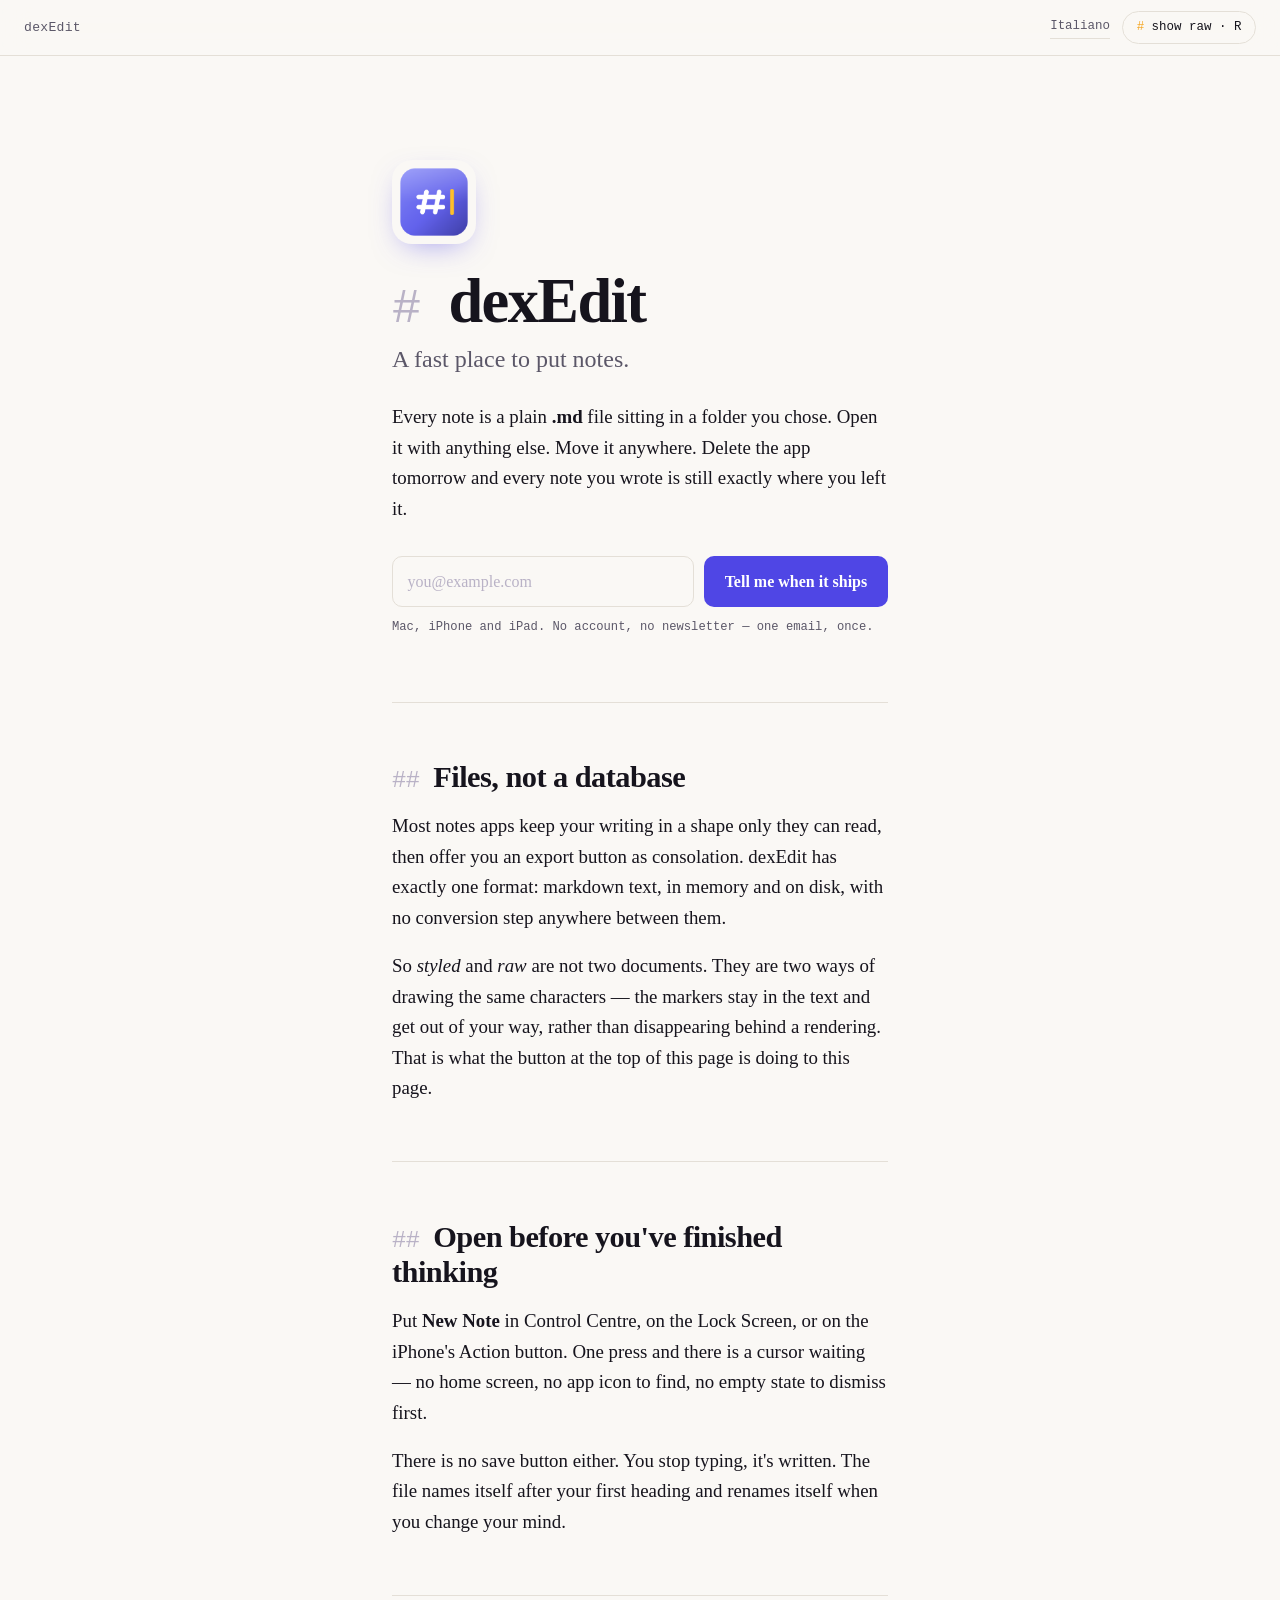
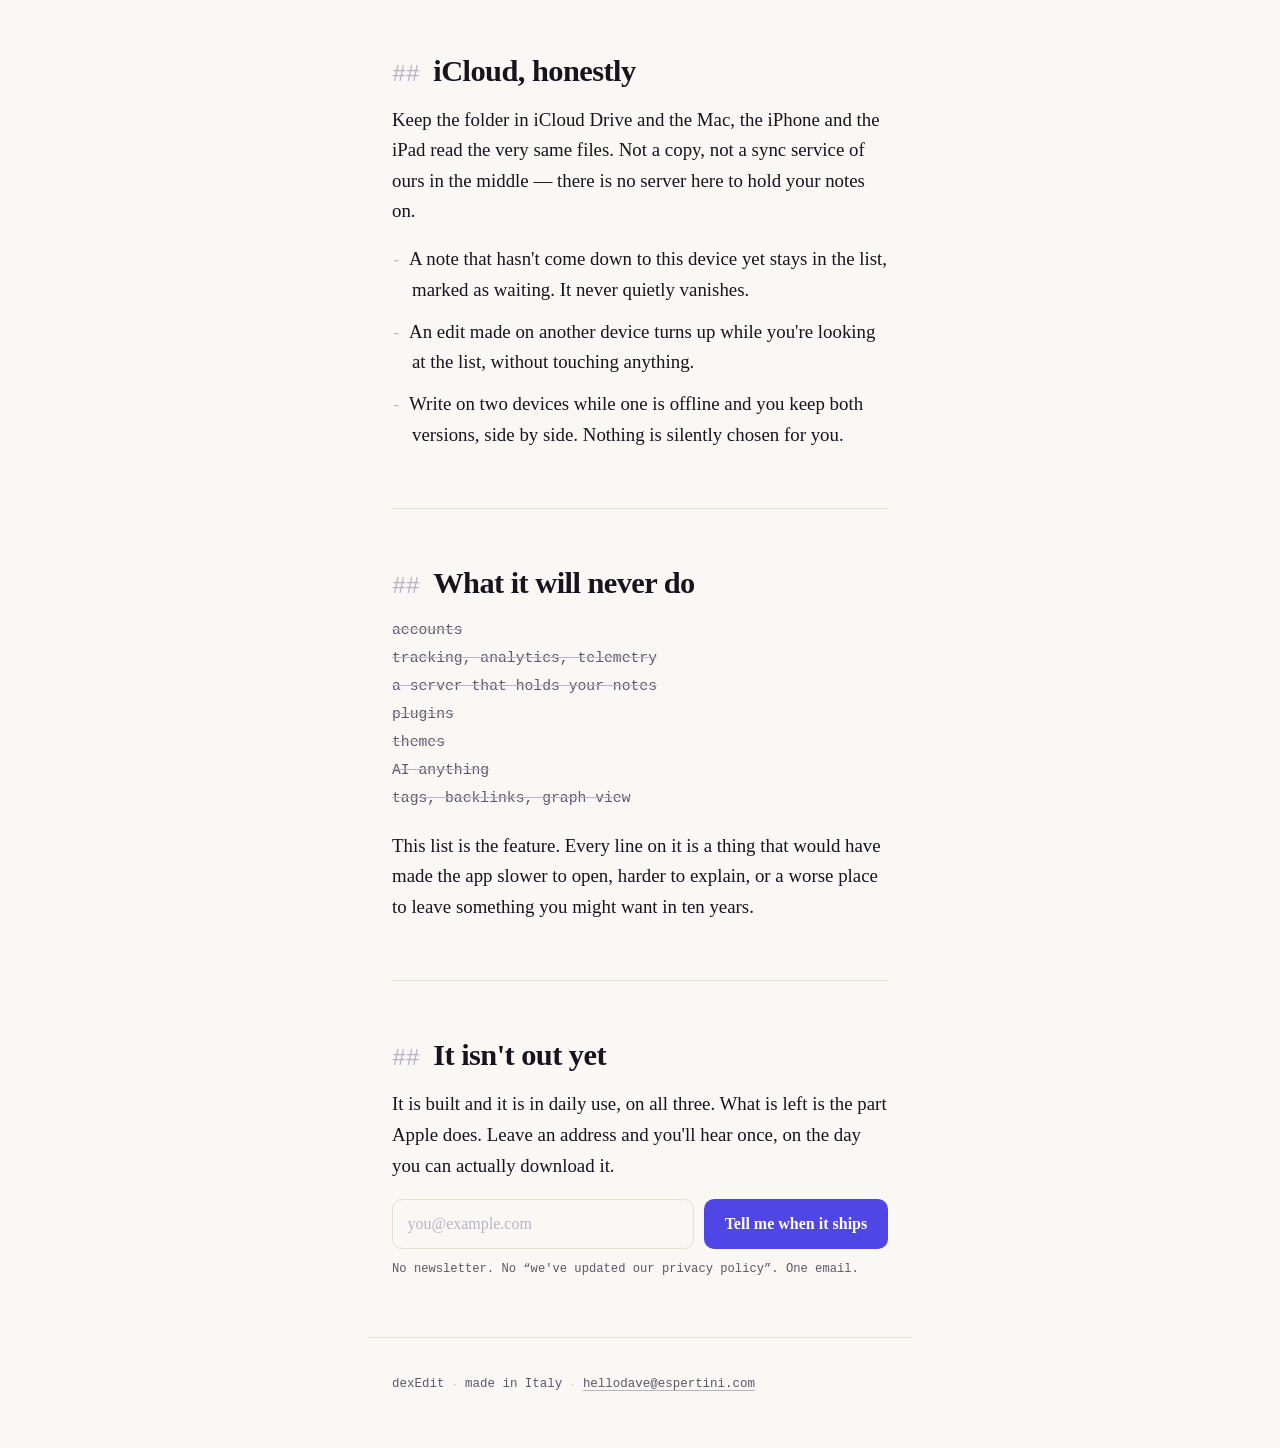
<file: Site/index.html>
<!doctype html>
<html lang="en">
<head>
<meta charset="utf-8">
<meta name="viewport" content="width=device-width, initial-scale=1">
<title>dexEdit — a fast place to put notes</title>
<meta name="description" content="A markdown notes app for Mac, iPhone and iPad. Every note is a plain .md file on your own disk. No account, no server, nothing to export.">
<link rel="icon" href="icon.png">
<link rel="stylesheet" href="site.css">

<link rel="canonical" href="./">
<link rel="alternate" hreflang="en" href="./">
<link rel="alternate" hreflang="it" href="it/">
<link rel="alternate" hreflang="x-default" href="./">

<meta property="og:title" content="dexEdit — a fast place to put notes">
<meta property="og:description" content="Every note is a plain .md file on your own disk. No account, no server, nothing to export.">
<meta property="og:image" content="icon.png">
<meta property="og:type" content="website">
<meta property="og:locale" content="en">
<meta property="og:locale:alternate" content="it">
</head>

<body>

<header class="bar">
  <span class="bar__name">dexEdit</span>
  <div class="bar__right">
    <a class="lang" href="it/" hreflang="it" lang="it">Italiano</a>
    <button class="toggle" id="toggle" aria-pressed="false"
            data-raw="show raw" data-styled="show styled">
      <b>#</b> <span id="toggle-label">show raw</span> <span aria-hidden="true">·</span> R
    </button>
  </div>
</header>

<main class="wrap">

  <div class="hero">
    <img class="mark" src="icon.png" alt="dexEdit" width="84" height="84">

    <h1><span class="mk"># </span>dexEdit</h1>
    <p class="lede">A fast place to put notes.</p>

    <p class="say">
      Every note is a plain <strong>.md</strong> file sitting in a folder you chose.
      Open it with anything else. Move it anywhere. Delete the app tomorrow and
      every note you wrote is still exactly where you left it.
    </p>

    <form class="signup" id="signup"
          data-subject="dexEdit waitlist"
          data-mail-body="Please tell me when dexEdit ships."
          data-failed="Didn't send — try again">
      <input id="email" type="email" name="email" placeholder="you@example.com"
             required autocomplete="email" aria-label="Email">
      <button type="submit">Tell me when it ships</button>
    </form>
    <p class="fine" id="fine">Mac, iPhone and iPad. No account, no newsletter — one email, once.</p>
    <p class="said" id="said" hidden>Thank you. One email, when there is something to download.</p>
  </div>

  <section>
    <h2><span class="mk">## </span>Files, not a database</h2>
    <p>
      Most notes apps keep your writing in a shape only they can read, then offer
      you an export button as consolation. dexEdit has exactly one format:
      markdown text, in memory and on disk, with no conversion step anywhere
      between them.
    </p>
    <p>
      So <em>styled</em> and <em>raw</em> are not two documents. They are two ways
      of drawing the same characters — the markers stay in the text and get out of
      your way, rather than disappearing behind a rendering. That is what the
      button at the top of this page is doing to this page.
    </p>
  </section>

  <section>
    <h2><span class="mk">## </span>Open before you've finished thinking</h2>
    <p>
      Put <strong>New Note</strong> in Control Centre, on the Lock Screen, or on
      the iPhone's Action button. One press and there is a cursor waiting — no
      home screen, no app icon to find, no empty state to dismiss first.
    </p>
    <p>
      There is no save button either. You stop typing, it's written. The file
      names itself after your first heading and renames itself when you change
      your mind.
    </p>
  </section>

  <section>
    <h2><span class="mk">## </span>iCloud, honestly</h2>
    <p>
      Keep the folder in iCloud Drive and the Mac, the iPhone and the iPad read
      the very same files. Not a copy, not a sync service of ours in the middle —
      there is no server here to hold your notes on.
    </p>
    <ul class="list">
      <li><span class="mk">- </span>A note that hasn't come down to this device yet stays in the list, marked as waiting. It never quietly vanishes.</li>
      <li><span class="mk">- </span>An edit made on another device turns up while you're looking at the list, without touching anything.</li>
      <li><span class="mk">- </span>Write on two devices while one is offline and you keep both versions, side by side. Nothing is silently chosen for you.</li>
    </ul>
  </section>

  <section>
    <h2><span class="mk">## </span>What it will never do</h2>
    <p class="nots">
      <s>accounts</s><br>
      <s>tracking, analytics, telemetry</s><br>
      <s>a server that holds your notes</s><br>
      <s>plugins</s><br>
      <s>themes</s><br>
      <s>AI anything</s><br>
      <s>tags, backlinks, graph view</s>
    </p>
    <p>
      This list is the feature. Every line on it is a thing that would have made
      the app slower to open, harder to explain, or a worse place to leave
      something you might want in ten years.
    </p>
  </section>

  <section>
    <h2><span class="mk">## </span>It isn't out yet</h2>
    <p>
      It is built and it is in daily use, on all three. What is left is the part
      Apple does. Leave an address and you'll hear once, on the day you can
      actually download it.
    </p>
    <form class="signup" id="signup2"
          data-subject="dexEdit waitlist"
          data-mail-body="Please tell me when dexEdit ships."
          data-failed="Didn't send — try again">
      <input type="email" name="email" placeholder="you@example.com"
             required autocomplete="email" aria-label="Email">
      <button type="submit">Tell me when it ships</button>
    </form>
    <p class="fine">No newsletter. No “we've updated our privacy policy”. One email.</p>
  </section>

</main>

<footer class="wrap">
  <p>dexEdit <span class="mk">·</span> made in Italy <span class="mk">·</span>
    <a href="mailto:hellodave@espertini.com">hellodave@espertini.com</a></p>
</footer>

<script src="site.js"></script>
</body>
</html>
</file>
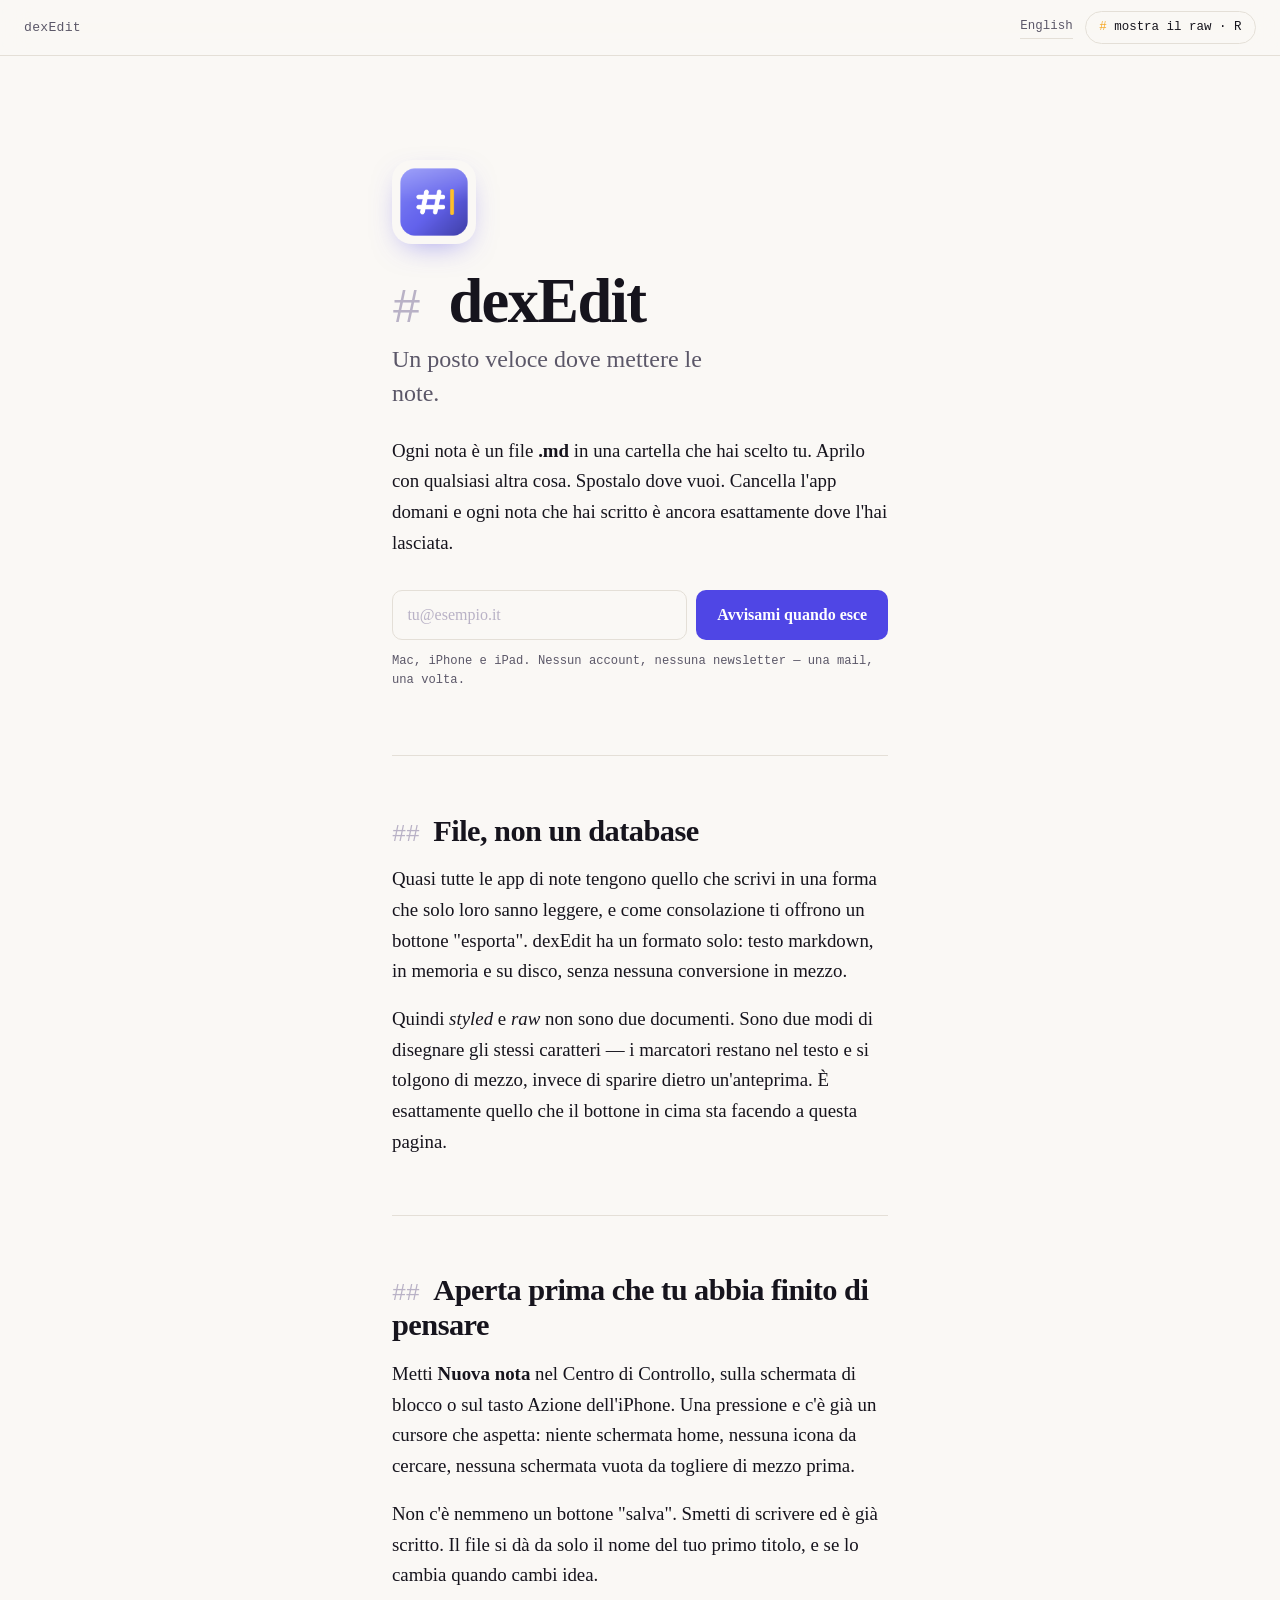
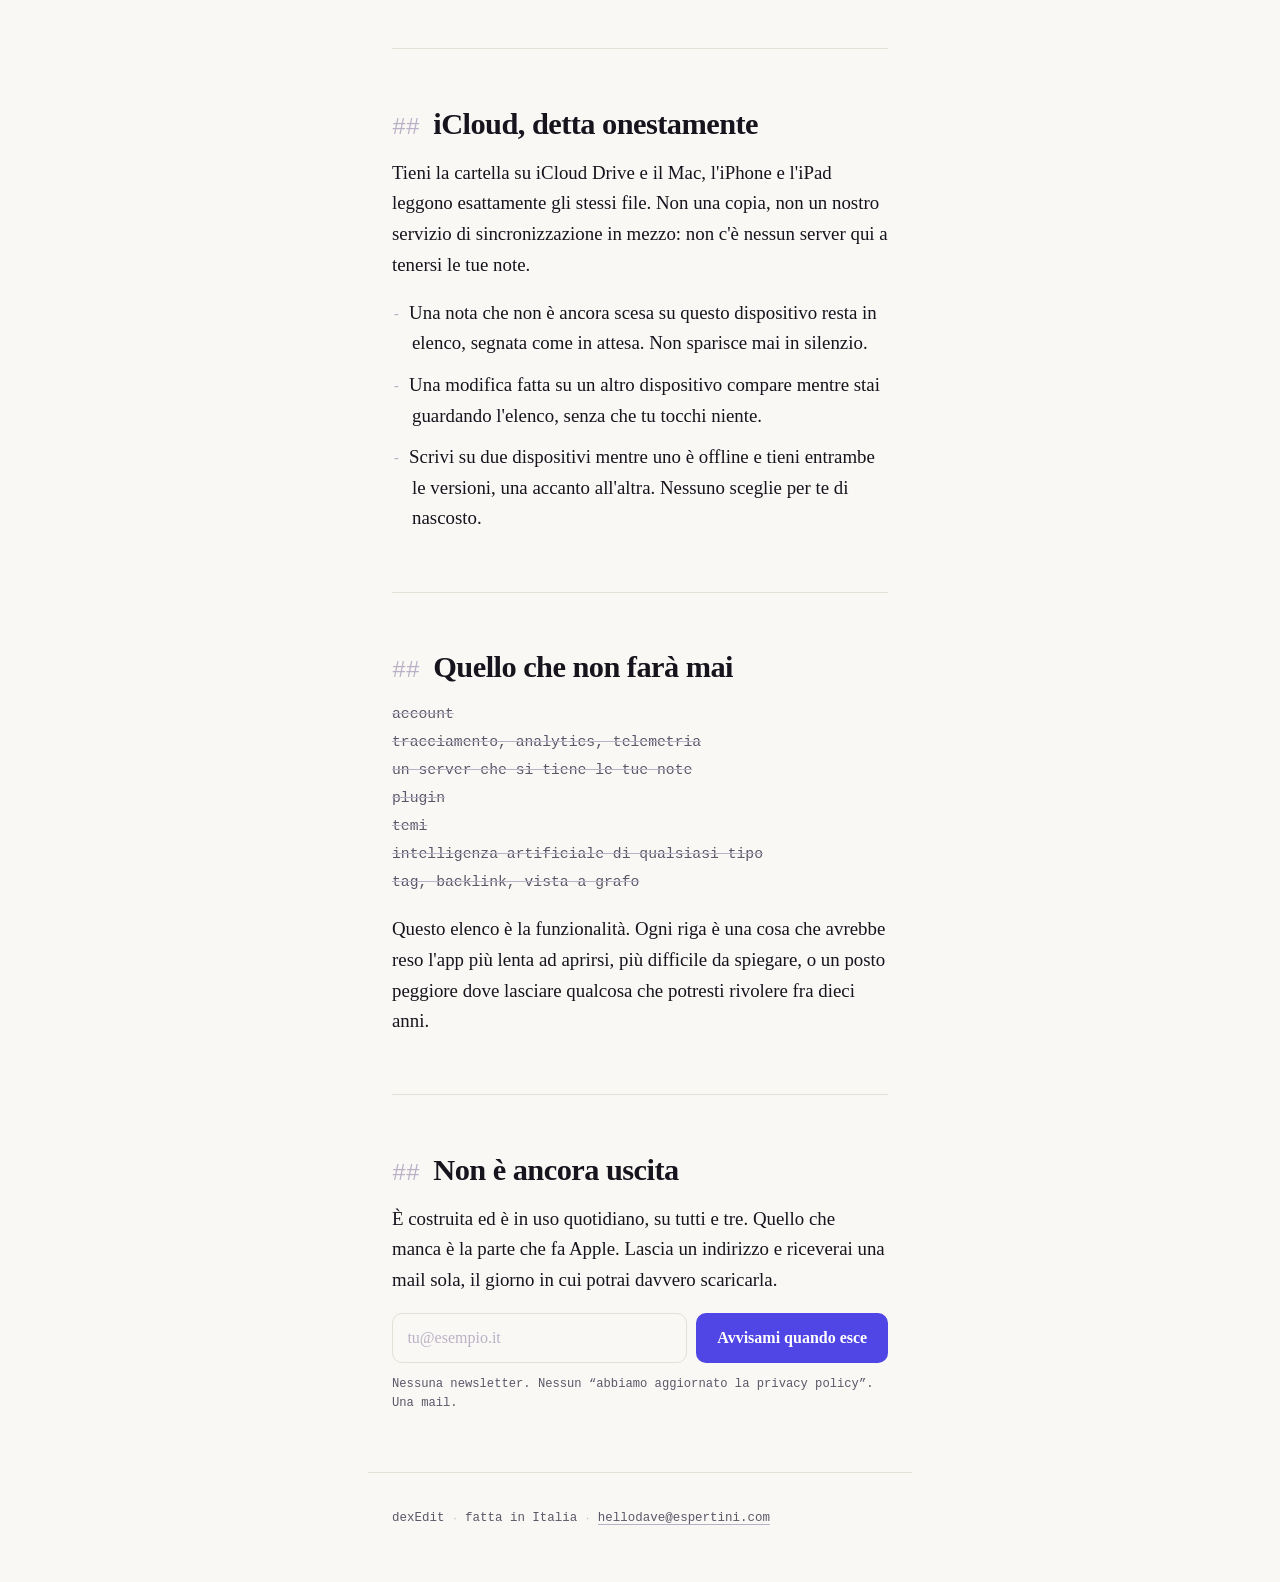
<file: Site/it/index.html>
<!doctype html>
<html lang="it">
<head>
<meta charset="utf-8">
<meta name="viewport" content="width=device-width, initial-scale=1">
<title>dexEdit — un posto veloce dove mettere le note</title>
<meta name="description" content="Un'app di note in markdown per Mac, iPhone e iPad. Ogni nota è un file .md sul tuo disco. Nessun account, nessun server, niente da esportare.">
<link rel="icon" href="../icon.png">
<link rel="stylesheet" href="../site.css">

<link rel="canonical" href="./">
<link rel="alternate" hreflang="en" href="../">
<link rel="alternate" hreflang="it" href="./">
<link rel="alternate" hreflang="x-default" href="../">

<meta property="og:title" content="dexEdit — un posto veloce dove mettere le note">
<meta property="og:description" content="Ogni nota è un file .md sul tuo disco. Nessun account, nessun server, niente da esportare.">
<meta property="og:image" content="../icon.png">
<meta property="og:type" content="website">
<meta property="og:locale" content="it">
<meta property="og:locale:alternate" content="en">
</head>

<body>

<header class="bar">
  <span class="bar__name">dexEdit</span>
  <div class="bar__right">
    <a class="lang" href="../" hreflang="en" lang="en">English</a>
    <button class="toggle" id="toggle" aria-pressed="false"
            data-raw="mostra il raw" data-styled="mostra lo stile">
      <b>#</b> <span id="toggle-label">mostra il raw</span> <span aria-hidden="true">·</span> R
    </button>
  </div>
</header>

<main class="wrap">

  <div class="hero">
    <img class="mark" src="../icon.png" alt="dexEdit" width="84" height="84">

    <h1><span class="mk"># </span>dexEdit</h1>
    <p class="lede">Un posto veloce dove mettere le note.</p>

    <p class="say">
      Ogni nota è un file <strong>.md</strong> in una cartella che hai scelto tu.
      Aprilo con qualsiasi altra cosa. Spostalo dove vuoi. Cancella l'app domani
      e ogni nota che hai scritto è ancora esattamente dove l'hai lasciata.
    </p>

    <form class="signup" id="signup"
          data-subject="Lista d'attesa dexEdit"
          data-mail-body="Avvisami quando dexEdit esce."
          data-failed="Non è partita — riprova">
      <input id="email" type="email" name="email" placeholder="tu@esempio.it"
             required autocomplete="email" aria-label="Email">
      <button type="submit">Avvisami quando esce</button>
    </form>
    <p class="fine" id="fine">Mac, iPhone e iPad. Nessun account, nessuna newsletter — una mail, una volta.</p>
    <p class="said" id="said" hidden>Grazie. Una mail sola, quando ci sarà davvero qualcosa da scaricare.</p>
  </div>

  <section>
    <h2><span class="mk">## </span>File, non un database</h2>
    <p>
      Quasi tutte le app di note tengono quello che scrivi in una forma che solo
      loro sanno leggere, e come consolazione ti offrono un bottone "esporta".
      dexEdit ha un formato solo: testo markdown, in memoria e su disco, senza
      nessuna conversione in mezzo.
    </p>
    <p>
      Quindi <em>styled</em> e <em>raw</em> non sono due documenti. Sono due modi
      di disegnare gli stessi caratteri — i marcatori restano nel testo e si
      tolgono di mezzo, invece di sparire dietro un'anteprima. È esattamente
      quello che il bottone in cima sta facendo a questa pagina.
    </p>
  </section>

  <section>
    <h2><span class="mk">## </span>Aperta prima che tu abbia finito di pensare</h2>
    <p>
      Metti <strong>Nuova nota</strong> nel Centro di Controllo, sulla schermata
      di blocco o sul tasto Azione dell'iPhone. Una pressione e c'è già un cursore
      che aspetta: niente schermata home, nessuna icona da cercare, nessuna
      schermata vuota da togliere di mezzo prima.
    </p>
    <p>
      Non c'è nemmeno un bottone "salva". Smetti di scrivere ed è già scritto. Il
      file si dà da solo il nome del tuo primo titolo, e se lo cambia quando
      cambi idea.
    </p>
  </section>

  <section>
    <h2><span class="mk">## </span>iCloud, detta onestamente</h2>
    <p>
      Tieni la cartella su iCloud Drive e il Mac, l'iPhone e l'iPad leggono
      esattamente gli stessi file. Non una copia, non un nostro servizio di
      sincronizzazione in mezzo: non c'è nessun server qui a tenersi le tue note.
    </p>
    <ul class="list">
      <li><span class="mk">- </span>Una nota che non è ancora scesa su questo dispositivo resta in elenco, segnata come in attesa. Non sparisce mai in silenzio.</li>
      <li><span class="mk">- </span>Una modifica fatta su un altro dispositivo compare mentre stai guardando l'elenco, senza che tu tocchi niente.</li>
      <li><span class="mk">- </span>Scrivi su due dispositivi mentre uno è offline e tieni entrambe le versioni, una accanto all'altra. Nessuno sceglie per te di nascosto.</li>
    </ul>
  </section>

  <section>
    <h2><span class="mk">## </span>Quello che non farà mai</h2>
    <p class="nots">
      <s>account</s><br>
      <s>tracciamento, analytics, telemetria</s><br>
      <s>un server che si tiene le tue note</s><br>
      <s>plugin</s><br>
      <s>temi</s><br>
      <s>intelligenza artificiale di qualsiasi tipo</s><br>
      <s>tag, backlink, vista a grafo</s>
    </p>
    <p>
      Questo elenco è la funzionalità. Ogni riga è una cosa che avrebbe reso
      l'app più lenta ad aprirsi, più difficile da spiegare, o un posto peggiore
      dove lasciare qualcosa che potresti rivolere fra dieci anni.
    </p>
  </section>

  <section>
    <h2><span class="mk">## </span>Non è ancora uscita</h2>
    <p>
      È costruita ed è in uso quotidiano, su tutti e tre. Quello che manca è la
      parte che fa Apple. Lascia un indirizzo e riceverai una mail sola, il
      giorno in cui potrai davvero scaricarla.
    </p>
    <form class="signup" id="signup2"
          data-subject="Lista d'attesa dexEdit"
          data-mail-body="Avvisami quando dexEdit esce."
          data-failed="Non è partita — riprova">
      <input type="email" name="email" placeholder="tu@esempio.it"
             required autocomplete="email" aria-label="Email">
      <button type="submit">Avvisami quando esce</button>
    </form>
    <p class="fine">Nessuna newsletter. Nessun “abbiamo aggiornato la privacy policy”. Una mail.</p>
  </section>

</main>

<footer class="wrap">
  <p>dexEdit <span class="mk">·</span> fatta in Italia <span class="mk">·</span>
    <a href="mailto:hellodave@espertini.com">hellodave@espertini.com</a></p>
</footer>

<script src="../site.js"></script>
</body>
</html>
</file>
<file: Site/site.css>
/* ---------------------------------------------------------------------------
   dexEdit — one page, no dependencies, no network requests.

   The type is deliberately not a webfont. Everyone this page is written for is
   already holding a device that ships Iowan Old Style and SF Mono, so the page
   paints on the first frame with nothing to download and no reflow. The
   fallbacks are for everyone else.
--------------------------------------------------------------------------- */

:root {
  --serif: "Iowan Old Style", "Charter", "Palatino", "Georgia", serif;
  --mono: ui-monospace, "SF Mono", "Menlo", "Consolas", monospace;

  --paper: #faf8f5;
  --ink: #16141d;
  --ink-soft: #5b5768;
  --rule: #e4dfd7;
  --indigo: #4f46e5;
  --indigo-lift: #7b72f0;
  --amber: #f5a623;

  /* The label on the indigo button. It flips with the theme rather than
     staying white: on the lighter indigo the dark mode needs, white text
     lands around 2.9:1 and fails outright. */
  --on-indigo: #ffffff;

  /* Markers are dimmed, never hidden. That is the whole idea of the app, and
     it is the one colour decision this page cannot get wrong. */
  --marker: #b9b2c6;

  --measure: 34rem;
  --step: clamp(1.05rem, 0.98rem + 0.3vw, 1.18rem);
}

@media (prefers-color-scheme: dark) {
  :root {
    --paper: #100e16;
    --ink: #ece9f2;
    --ink-soft: #9d96ad;
    --rule: #2a2536;
    --indigo: #8b83f5;
    --indigo-lift: #a9a2ff;
    --marker: #554f66;
    --on-indigo: #100e16;
  }
}

* { box-sizing: border-box; }

html { -webkit-text-size-adjust: 100%; }

body {
  margin: 0;
  background: var(--paper);
  color: var(--ink);
  font-family: var(--serif);
  font-size: var(--step);
  line-height: 1.62;
  text-rendering: optimizeLegibility;
  -webkit-font-smoothing: antialiased;
}

/* The markdown marker. Present in the text, dimmed out of the way — exactly
   what the editor does to a heading's hashes. */
.mk {
  color: var(--marker);
  font-family: var(--mono);
  font-weight: 400;
  font-size: 0.78em;
  letter-spacing: -0.02em;
}

.wrap {
  max-width: var(--measure);
  margin-inline: auto;
  padding-inline: 1.5rem;
}

/* ---- the switch ---------------------------------------------------------- */

.bar {
  position: sticky;
  top: 0;
  z-index: 10;
  display: flex;
  align-items: center;
  justify-content: space-between;
  gap: 1rem;
  padding: 0.7rem 1.5rem;
  background: color-mix(in srgb, var(--paper) 86%, transparent);
  backdrop-filter: saturate(180%) blur(14px);
  border-bottom: 1px solid var(--rule);
}

.bar__name {
  font-family: var(--mono);
  font-size: 0.82rem;
  letter-spacing: 0.02em;
  color: var(--ink-soft);
}

.bar__right { display: flex; align-items: center; gap: 0.75rem; }

/* The other language, one link, always visible. No guessing from the
   browser's locale and no redirect: being moved somewhere you didn't ask to go
   is worse than reading one extra word of English. */
.lang {
  font-family: var(--mono);
  font-size: 0.78rem;
  color: var(--ink-soft);
  text-decoration: none;
  border-bottom: 1px solid var(--rule);
  padding-bottom: 1px;
}

.lang:hover { color: var(--indigo); border-color: var(--indigo); }
.lang:focus-visible { outline: 2px solid var(--indigo); outline-offset: 3px; }

.toggle {
  font: inherit;
  font-family: var(--mono);
  font-size: 0.78rem;
  color: var(--ink);
  background: transparent;
  border: 1px solid var(--rule);
  border-radius: 999px;
  padding: 0.32rem 0.85rem;
  cursor: pointer;
  transition: border-color 0.18s, color 0.18s;
}

.toggle:hover { border-color: var(--indigo); color: var(--indigo); }
.toggle:focus-visible { outline: 2px solid var(--indigo); outline-offset: 2px; }
.toggle b { color: var(--amber); font-weight: 400; }

/* ---- hero ---------------------------------------------------------------- */

.hero { padding: clamp(3rem, 9vw, 6.5rem) 0 clamp(2.5rem, 6vw, 4rem); }

.mark {
  width: 84px;
  height: 84px;
  border-radius: 20px;
  display: block;
  margin-bottom: 1.6rem;
  box-shadow: 0 10px 30px -12px color-mix(in srgb, var(--indigo) 55%, transparent);
}

h1 {
  font-size: clamp(2.6rem, 7vw, 3.9rem);
  line-height: 1.02;
  letter-spacing: -0.025em;
  font-weight: 600;
  margin: 0 0 0.5rem;
}

.lede {
  font-size: clamp(1.25rem, 3vw, 1.5rem);
  line-height: 1.4;
  color: var(--ink-soft);
  margin: 0 0 1.6rem;
  max-width: 26ch;
}

.hero p.say { margin: 0 0 2rem; }

/* ---- sections ------------------------------------------------------------ */

section { padding: clamp(2.4rem, 6vw, 3.6rem) 0; border-top: 1px solid var(--rule); }

h2 {
  font-size: clamp(1.5rem, 3.6vw, 1.9rem);
  line-height: 1.15;
  letter-spacing: -0.018em;
  font-weight: 600;
  margin: 0 0 1rem;
}

p { margin: 0 0 1.1rem; }
p:last-child { margin-bottom: 0; }

strong { font-weight: 600; }
em { font-style: italic; }

.list { list-style: none; margin: 0; padding: 0; }

/* Hanging indent, so a wrapped line lines up with the text and not with the
   dash — the marker sits in the margin the way it does in the editor. */
.list li {
  padding-left: 1.25rem;
  text-indent: -1.25rem;
  margin-bottom: 0.7rem;
}

.list li:last-child { margin-bottom: 0; }

/* The "what it isn't" list, set as struck-through markdown. An app that says
   what it refuses to do is making a promise, so it gets to look like one. */
.nots { font-family: var(--mono); font-size: 0.92rem; line-height: 1.9; }
.nots s { color: var(--ink-soft); text-decoration-color: var(--marker); }

/* ---- waitlist ------------------------------------------------------------ */

.signup { display: flex; flex-wrap: wrap; gap: 0.6rem; margin-bottom: 0.7rem; }

.signup input {
  flex: 1 1 15rem;
  font: inherit;
  font-size: 1rem;
  color: var(--ink);
  background: transparent;
  border: 1px solid var(--rule);
  border-radius: 10px;
  padding: 0.7rem 0.9rem;
}

.signup input::placeholder { color: var(--marker); }
.signup input:focus-visible { outline: 2px solid var(--indigo); outline-offset: 1px; border-color: transparent; }

.signup button {
  font: inherit;
  font-size: 1rem;
  font-weight: 600;
  color: var(--on-indigo);
  background: var(--indigo);
  border: 0;
  border-radius: 10px;
  padding: 0.7rem 1.3rem;
  cursor: pointer;
  transition: background 0.18s, transform 0.18s;
}

.signup button:hover { background: var(--indigo-lift); }
.signup button:active { transform: translateY(1px); }
.signup button:focus-visible { outline: 2px solid var(--ink); outline-offset: 2px; }

.fine { font-family: var(--mono); font-size: 0.76rem; color: var(--ink-soft); margin: 0; }

.said { color: var(--indigo); font-family: var(--mono); font-size: 0.86rem; }
[hidden] { display: none !important; }

footer {
  border-top: 1px solid var(--rule);
  padding: 2.2rem 0 3.5rem;
  font-family: var(--mono);
  font-size: 0.78rem;
  color: var(--ink-soft);
}

footer a { color: inherit; text-decoration-color: var(--marker); text-underline-offset: 3px; }
footer a:hover { color: var(--indigo); }

/* ---- raw ------------------------------------------------------------------
   The page flips to the same characters, drawn plainly. Nothing here changes
   any text — only how it is painted, which is the promise the app makes about
   your notes. Turn it on and the markers you were ignoring are simply there.
--------------------------------------------------------------------------- */

body.raw {
  font-family: var(--mono);
  font-size: 0.95rem;
  line-height: 1.75;
}

body.raw h1,
body.raw h2,
body.raw .lede {
  font-family: var(--mono);
  font-size: 0.95rem;
  font-weight: 400;
  letter-spacing: 0;
  line-height: 1.75;
  max-width: none;
  color: var(--ink);
}

body.raw .mk { color: var(--amber); font-size: 1em; }
body.raw strong { font-weight: 400; }
body.raw em { font-style: normal; }
body.raw .nots s { text-decoration: none; }
body.raw .mark { border-radius: 0; box-shadow: none; filter: grayscale(1) contrast(0.85); }
body.raw section { border-top-style: dashed; }
body.raw .hero { padding-top: 2.5rem; }

@media (prefers-reduced-motion: reduce) {
  * { transition: none !important; }
}
</file>
